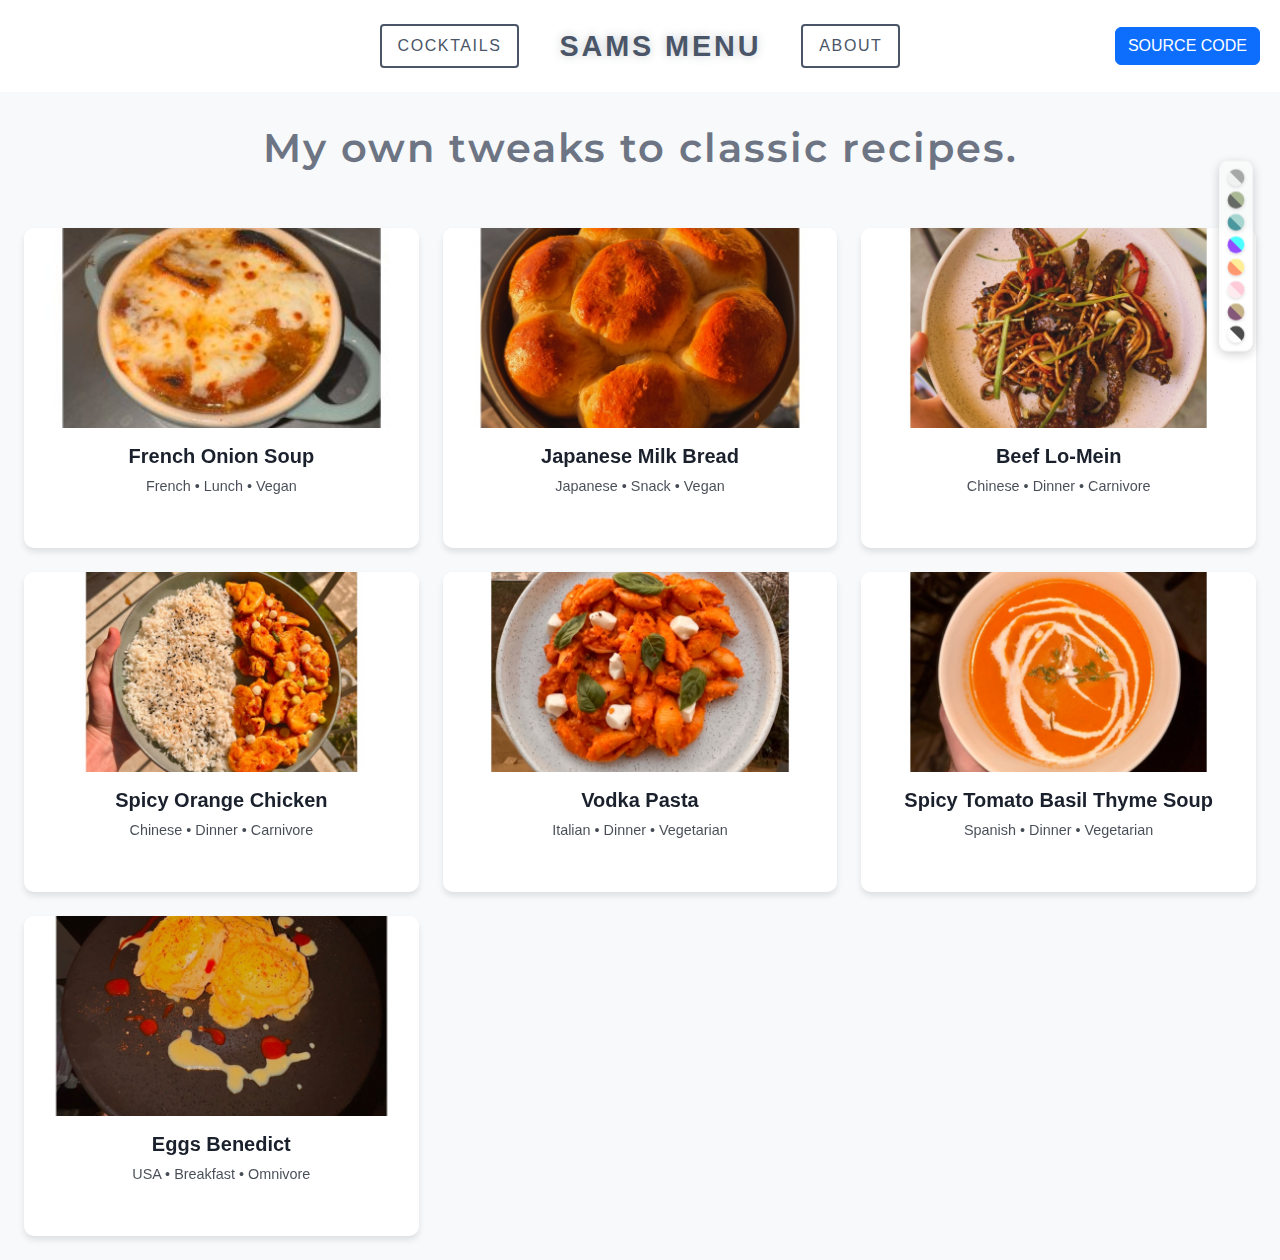
<file: index.html>
<!DOCTYPE html>
<html>
  <head>
    <title>sams menu + Themes</title>
    <meta charset="UTF-8" />
    <meta name="viewport" content="width=device-width, initial-scale=1.0" />
    <!-- CSS Links -->
    <link
      href="https://cdn.jsdelivr.net/npm/bootstrap@5.3.0-alpha1/dist/css/bootstrap.min.css"
      rel="stylesheet"
    />
    <link
      href="https://fonts.googleapis.com/css2?family=Playfair+Display:wght@700&display=swap"
      rel="stylesheet"
    />
    <link
      href="https://fonts.googleapis.com/css2?family=Poppins:wght@700&display=swap"
      rel="stylesheet"
    />
    <link
      href="https://fonts.googleapis.com/css2?family=Rampart+One&display=swap"
      rel="stylesheet"
    />
    <link
      href="https://fonts.googleapis.com/css2?family=Inter:wght@400;500;600&display=swap"
      rel="stylesheet"
    />
    <link
      rel="stylesheet"
      href="https://cdnjs.cloudflare.com/ajax/libs/font-awesome/6.0.0/css/all.min.css"
    />
    <link
      href="https://fonts.googleapis.com/css2?family=Montserrat:wght@600&display=swap"
      rel="stylesheet"
    />
    <style>
      /* Root Variables & Theme Definitions
-------------------------------------------------- */
      :root {
        --background-color: #f8f9fa;
        --navbar-color: #ffffff;
        --nav-button-color: #4a5568;
        --text-color: #6d7584;
        --card-front-bg: #ffffff;
        --card-back-bg: #4a5568;
        --card-shadow: rgba(0, 0, 0, 0.1);
        --card-text-front: #1a202c;
        --card-text-back: #ffffff;
        --transition-timing: cubic-bezier(0.4, 0, 0.2, 1);
        --nav-button-color-rgb: 74, 85, 104;
      }

      /* Theme Variations */
      :root.earth-theme {
        --background-color: #2a2e25;
        --navbar-color: #3b4536;
        --nav-button-color: #8a9b68;
        --text-color: #f5ede3;
        --card-front-bg: #f5ede3;
        --card-back-bg: #6b7f54;
        --card-shadow: rgba(32, 38, 29, 0.25);
        --card-text-front: #2a2e25;
        --card-text-back: #f5ede3;
        --transition-timing: cubic-bezier(0.4, 0, 0.2, 1);
        --nav-button-color-rgb: 138, 155, 104;
      }

      /* Theme Variations */
      :root.ocean-theme {
        --background-color: #006d77;
        --navbar-color: #83c5be;
        --nav-button-color: #edf6f9;
        --text-color: #ffffff;
        --card-front-bg: #edf6f9;
        --card-back-bg: #83c5be;
        --card-shadow: rgba(0, 109, 119, 0.3);
        --card-text-front: #006d77;
        --card-text-back: #ffffff;
        --transition-timing: cubic-bezier(0.4, 0, 0.2, 1);
        --nav-button-color-rgb: 237, 246, 249;
      }

      :root.chroma-theme {
        --background-color: #6600ff;
        --navbar-color: #ff00ff;
        --nav-button-color: #00ffff;
        --text-color: #ffffff;
        --card-front-bg: #ffffff;
        --card-back-bg: #00ffff;
        --card-shadow: rgba(0, 255, 255, 0.5);
        --card-text-front: #6600ff;
        --card-text-back: #000000;
        --transition-timing: cubic-bezier(0.4, 0, 0.2, 1);
        --nav-button-color-rgb: 0, 255, 255;
      }

      :root.sunset-theme {
        --background-color: #ff6b35;
        --navbar-color: #f7c59f;
        --nav-button-color: #fbff27;
        --text-color: #ffffff;
        --card-front-bg: #ffffff;
        --card-back-bg: #fdff6b;
        --card-shadow: rgba(255, 107, 53, 0.3);
        --card-text-front: #ff1f1f;
        --card-text-back: #fe1f1f;
        --transition-timing: cubic-bezier(0.4, 0, 0.2, 1);
        --nav-button-color-rgb: 255, 230, 109;
      }

      :root.pink-theme {
        --background-color: #fdf2f4;
        --navbar-color: #fde2e8;
        --nav-button-color: #e294a7;
        --text-color: #1a1214;
        --card-front-bg: #fde2e8;
        --card-back-bg: #e294a7;
        --card-shadow: rgba(226, 148, 167, 0.3);
        --card-text-front: #1a1214;
        --card-text-back: #ffffff;
        --transition-timing: cubic-bezier(0.4, 0, 0.2, 1);
        --nav-button-color-rgb: 226, 148, 167;
      }

      :root.bobcats-theme {
        --background-color: #501214;
        --navbar-color: #ac9155;
        --nav-button-color: #781d20;
        --text-color: #f9f6f1;
        --card-front-bg: #f9f6f1;
        --card-back-bg: #7a2629;
        --card-shadow: rgba(80, 18, 20, 0.25);
        --card-text-front: #501214;
        --card-text-back: #f9f6f1;
        --transition-timing: cubic-bezier(0.4, 0, 0.2, 1);
        --nav-button-color-rgb: 194, 170, 128;
      }

      :root.noir-theme {
        --background-color: #000000;
        --navbar-color: #1a1a1a;
        --nav-button-color: #ffffff;
        --text-color: #ffffff;
        --card-front-bg: #1a1a1a;
        --card-back-bg: #808080;
        --card-text-front: #ffffff;
        --card-text-back: #000000;
        --transition-timing: cubic-bezier(0.4, 0, 0.2, 1);
        --nav-button-color-rgb: 255, 255, 255;
      }

      /* Base Styles
-------------------------------------------------- */
      body {
        background-color: var(--background-color);
        margin: 0;
        padding: 0;
        font-family: -apple-system, BlinkMacSystemFont, "Segoe UI", Roboto,
          Oxygen, Ubuntu, Cantarell, "Open Sans", "Helvetica Neue", sans-serif;
        transition: background-color 0.5s var(--transition-timing);
      }

      /* Theme Background Gradients
-------------------------------------------------- */
      .theme-default {
        background: linear-gradient(45deg, #ededed 50%, #838383 50%);
      }
      .theme-earth {
        background: linear-gradient(45deg, #2a2e25 50%, #8a9b68 50%);
      }

      .theme-ocean {
        background: linear-gradient(45deg, #006d77 50%, #83c5be 50%);
      }

      .theme-pink {
        background: linear-gradient(45deg, #fde2e8 50%, #ffb3c6 50%);
      }

      .theme-chroma {
        background: linear-gradient(45deg, #6600ff 50%, #00ffff 50%);
      }

      .theme-sunset {
        background: linear-gradient(45deg, #ff6b35 50%, #ffe66d 50%);
      }

      .theme-noir {
        background: linear-gradient(45deg, #ffffff 50%, #000000 50%);
      }

      .theme-bobcats {
        background: linear-gradient(45deg, #501241 50%, #ac9155 50%);
      }

      /* Header Styles
-------------------------------------------------- */
      .header {
        text-align: center;
        padding: 2rem 0;
        color: var(--text-color);
      }

      .header h3 {
        font-family: "Montserrat", sans-serif; /* Changed from "Rampart One" */
        font-size: 2.5rem;
        margin: 0;
        letter-spacing: 0.05em;
        font-weight: 600; /* Added to match the overall style */
      }

      .letter {
        color: var(--nav-button-color);
        text-shadow: 0 0 10px rgba(var(--nav-button-color-rgb), 0.3);
        transition: all 0.3s var(--transition-timing);
        font-size: 1.8rem;
        font-weight: 600;
        margin: 0;
        letter-spacing: 0.1em;
      }

      .letter:hover {
        text-shadow: 0 0 15px rgba(var(--nav-button-color-rgb), 0.5);
        transform: scale(1.05);
      }

      /* Navigation Styles
-------------------------------------------------- */
      .navbar {
        width: 100vw;
        margin: 0;
        padding: 1rem 0;
        background-color: var(--navbar-color);
        display: flex;
        justify-content: center;
        align-items: center;
        position: relative;
        z-index: 999;
        transition: background-color 0.5s var(--transition-timing);
        backdrop-filter: blur(10px);
      }

      .navbar-nav {
        flex-grow: 1;
      }

      .ms-auto {
        display: flex;
        align-items: center;
      }

      .source-code-button {
        position: absolute;
        right: 20px;
        top: 50%;
        transform: translateY(-50%);
      }

      /* Navigation Buttons
-------------------------------------------------- */
      .nav-buttons {
        background: none;
        border: 2px solid var(--nav-button-color);
        color: var(--nav-button-color);
        text-decoration: none;
        padding: 8px 16px;
        border-radius: 4px;
        transition: all 0.3s var(--transition-timing);
        font-weight: 300;
        text-transform: uppercase;
        letter-spacing: 0.1em;
        position: relative;
        overflow: hidden;
      }

      .nav-buttons:before {
        content: "";
        position: absolute;
        top: 50%;
        left: 50%;
        width: 0;
        height: 0;
        background-color: var(--nav-button-color);
        transform: translate(-50%, -50%);
        border-radius: 50%;
        transition: width 0.6s ease, height 0.6s ease;
        z-index: -1;
      }

      .nav-buttons:hover:before {
        width: 300px;
        height: 300px;
      }

      .nav-buttons:hover {
        color: var(--background-color);
        transform: translateY(-2px);
      }

      /* Recipe Section Grid Layout
-------------------------------------------------- */
      .recipe-section {
        display: grid;
        grid-template-columns: repeat(auto-fit, minmax(320px, 1fr));
        gap: 24px;
        padding: 24px;
        max-width: 1400px;
        margin: 0 auto;
      }

      /* Recipe Card Styles
-------------------------------------------------- */
      .recipe-item {
        position: relative;
        border-radius: 12px;
        overflow: visible;
        height: 320px;
        cursor: pointer;
        perspective: 1500px;
        transition: transform 0.3s var(--transition-timing);
      }

      .recipe-item:hover {
        transform: translateY(-4px);
      }

      /* Card Components
-------------------------------------------------- */
      .card-inner {
        position: relative;
        width: 100%;
        height: 100%;
        transform-style: preserve-3d;
        transition: transform 0.8s var(--transition-timing);
      }

      .card-front,
      .card-back {
        position: absolute;
        width: 100%;
        height: 100%;
        backface-visibility: hidden;
        box-shadow: 0 4px 6px var(--card-shadow);
      }

      .card-front {
        display: flex;
        flex-direction: column;
        border-radius: 10px;
        background-color: var(--card-front-bg);
        transform: rotateY(0deg);
        transition: background-color 0.5s var(--transition-timing);
      }

      .card-back {
        transform: rotateY(180deg);
        background-color: var(--card-back-bg);
        padding: 24px;
        display: flex;
        flex-direction: column; 
        border-radius: 10px;
        justify-content: center;
        color: var(--card-text-back);
        transition: background-color 0.5s var(--transition-timing);
      }

      .recipe-item.flipped .card-inner {
        transform: rotateY(180deg);
      }

      /* Card Image Styles
-------------------------------------------------- */
      .card-image-container {
        width: 100%;
        height: 200px;
        overflow: hidden;
        position: relative;
        border-radius: 10px;
      }

      .card-image {
        width: 100%;
        height: 100%;
        object-fit: cover;
        transition: transform 0.6s var(--transition-timing);
      }

      .recipe-item:hover .card-image {
        transform: scale(1.05);
      }

      /* Card Content Styles
-------------------------------------------------- */
      .card-content {
        padding: 16px;
        background: var(--card-front-bg);
        transition: background-color 0.5s var(--transition-timing);
        text-align: center;
      }

      .card-front h3 {
        color: var(--card-text-front);
        margin: 0 0 8px 0;
        font-size: 1.25rem;
        font-weight: 600;
        transition: color 0.5s var(--transition-timing);
      }

      .card-front p {
        color: var(--card-text-front);
        margin: 0;
        font-size: 0.9rem;
        opacity: 0.8;
        transition: color 0.5s var(--transition-timing);
      }

      /* Theme Palette Styles
-------------------------------------------------- */
      .theme-palette {
        position: fixed;
        top: 120px;
        right: 20px;
        display: flex;
        flex-direction: column;
        gap: 8px;
        padding: 12px;
        border-radius: 12px;
        background: rgba(255, 255, 255, 0.15);
        backdrop-filter: blur(10px);
        box-shadow: 0 4px 15px rgba(0, 0, 0, 0.2);
        z-index: 990;
        transition: all 0.3s cubic-bezier(0.4, 0, 0.2, 1);
        transform: scale(0.7); /* Add this line to make it smaller by default */
      }

      .theme-palette:hover {
        transform: scale(1); /* Return to full size on hover */
        right: 20px; /* Ensure it stays in position */
      }

      .theme-palette:hover .theme-option {
        opacity: 1; /* Make fully visible when palette is hovered */
      }

      .theme-option {
        width: 24px;
        height: 24px;
        border-radius: 50%;
        cursor: pointer;
        transition: all 0.3s cubic-bezier(0.4, 0, 0.2, 1);
        position: relative;
        box-shadow: 0 2px 5px rgba(0, 0, 0, 0.2);
        opacity: 0.7; /* Add this line to make them slightly transparent by default */
      }

      .theme-option .theme-title {
        position: absolute;
        right: calc(100% + 8px);
        top: 50%;
        transform: translateY(-50%);
        background: rgba(0, 0, 0, 0.8);
        color: white;
        padding: 3px 6px;
        border-radius: 4px;
        font-size: 11px;
        white-space: nowrap;
        opacity: 0;
        visibility: hidden;
        transition: all 0.2s ease;
        pointer-events: none;
      }

      .theme-option:hover .theme-title {
        opacity: 1;
        visibility: visible;
        right: calc(100% + 10px);
      }

      .theme-option:hover {
        transform: scale(1.15);
        box-shadow: 0 3px 8px rgba(0, 0, 0, 0.3);
        opacity: 1; /* Ensure full opacity on direct hover */
      }

      /* Responsive Design
-------------------------------------------------- */
      @media (max-width: 768px) {
        .recipe-section {
          grid-template-columns: repeat(auto-fit, minmax(280px, 1fr));
          padding: 16px;
          gap: 16px;
        }

        .recipe-item {
          height: 280px;
        }

        .card-image-container {
          height: 180px;
        }

        .header h3 {
          font-size: 2rem;
        }

        .theme-palette {
          top: auto;
          bottom: 20px;
          right: 20px;
        }

        .theme-option .theme-title {
          display: none;
        }

        .letter {
          font-size: 1.5rem;
        }
      }
    </style>
  </head>
  <body>
    <!-- Theme Palette -->
    <div class="theme-palette">
      <div class="theme-option theme-default" onclick="setTheme('default')">
        <span class="theme-title">Simple</span>
      </div>
      <div class="theme-option theme-earth" onclick="setTheme('earth')">
        <span class="theme-title">Earth</span>
      </div>
      <div class="theme-option theme-ocean" onclick="setTheme('ocean')">
        <span class="theme-title">Ocean</span>
      </div>
      <div class="theme-option theme-chroma" onclick="setTheme('chroma')">
        <span class="theme-title">Chroma</span>
      </div>
      <div class="theme-option theme-sunset" onclick="setTheme('sunset')">
        <span class="theme-title">Sunset</span>
      </div>
      <div class="theme-option theme-pink" onclick="setTheme('pink')">
        <span class="theme-title">Pink</span>
      </div>
      <div class="theme-option theme-bobcats" onclick="setTheme('bobcats')">
        <span class="theme-title">Eat'em up!</span>
      </div>
      <div class="theme-option theme-noir" onclick="setTheme('noir')">
        <span class="theme-title">Noir</span>
      </div>
    </div>
    <!--Navbar Section-->
    <nav class="navbar navbar-expand-lg navbar-light position-relative">
      <div class="container-fluid">
        <button
          class="navbar-toggler"
          type="button"
          data-bs-toggle="collapse"
          data-bs-target="#navbarContent"
        >
          <span class="navbar-toggler-icon"></span>
        </button>
        <div class="collapse navbar-collapse" id="navbarContent">
          <ul
            class="navbar-nav w-100 justify-content-center align-items-center"
          >
            <li class="nav-item">
              <a class="nav-link" href="cocktailsv2.html">
                <button class="nav-buttons">Cocktails</button>
              </a>
            </li>
            <li class="nav-item mx-4">
              <a class="nav-link" href="index.html">
                <h1 class="letter">SAMS MENU</h1>
              </a>
            </li>
            <li class="nav-item">
              <a class="nav-link" href="about.html">
                <button class="nav-buttons">About</button>
              </a>
            </li>
          </ul>
          <!-- Source Code Button -->
          <a href="indexsc.html" target="_blank" class="source-code-button">
            <button class="btn btn-primary">SOURCE CODE</button>
          </a>
        </div>
      </div>
    </nav>
    <!-- Header Section -->
    <section id="header">
      <div class="header">
        <h3>My own tweaks to classic recipes.</h3>
      </div>
    </section>
    <!-- Recipe Section -->
    <section id="cocktails">
      <div class="recipe-section">
        <div class="recipe-item">
          <div class="card-inner">
            <div class="card-front">
              <div class="card-image-container">
                <img
                  src="img/onionsoup.jpg"
                  alt="French Onion Soup"
                  class="card-image"
                />
              </div>
              <div class="card-content">
                <h3>French Onion Soup</h3>
                <p>French • Lunch • Vegan</p>
              </div>
            </div>
            <div class="card-back">
              <h3>Sam's changes:</h3>
              <ul>
                <li>Sub vegetable stock for beef stock.</li>
                <li>Add 1/8 cup worcestershire sauce.</li>
                <li>Steep with thyme and rosemary.</li>
              </ul>
            </div>
          </div>
        </div>
        <div class="recipe-item">
          <div class="card-inner">
            <div class="card-front">
              <div class="card-image-container">
                <img
                  src="img/rolls.jpg"
                  alt="Japanese Milk Bread"
                  class="card-image"
                />
              </div>
              <div class="card-content">
                <h3>Japanese Milk Bread</h3>
                <p>Japanese • Snack • Vegan</p>
              </div>
            </div>
            <div class="card-back">
              <h3>Sam's changes:</h3>
              <ul>
                <li>Sub 1/4 cup whole milk for 2 tbsp milk powder.</li>
              </ul>
            </div>
          </div>
        </div>
        <div class="recipe-item">
          <div class="card-inner">
            <div class="card-front">
              <div class="card-image-container">
                <img
                  src="img/picone.jpg"
                  alt="Vodka Pasta"
                  class="card-image"
                />
              </div>
              <div class="card-content">
                <h3>Beef Lo-Mein</h3>
                <p>Chinese • Dinner • Carnivore</p>
              </div>
            </div>
            <div class="card-back">
              <h3>Sam's changes:</h3>
              <ul>
                <li>Sub regular soy sauce for extra dark soy sauce.</li>
                <li>Add scallions, grated ginger, and grated garlic into beef marinade.</li> 
              </ul>
            </div>
          </div>
        </div>
        <div class="recipe-item">
          <div class="card-inner">
            <div class="card-front">
              <div class="card-image-container">
                <img
                  src="img/pictwo.jpg"
                  alt="Vodka Pasta"
                  class="card-image"
                />
              </div>
              <div class="card-content">
                <h3>Spicy Orange Chicken</h3>
                <p>Chinese • Dinner • Carnivore</p>
              </div>
            </div>
            <div class="card-back">
              <h3>Sam's changes:</h3>
              <ul>
                <li>Use a combo of white, red, black, and green pepper.</li>
                <li>Add orange marmalade to spicy orange sauce.</li>
              </ul>
            </div>
          </div>
        </div>
        <div class="recipe-item">
          <div class="card-inner">
            <div class="card-front">
              <div class="card-image-container">
                <img src="img/picfour.jpg" alt="Vodka Pasta" class="card-image" />
              </div>
              <div class="card-content">
                <h3>Vodka Pasta</h3>
                <p>Italian • Dinner • Vegetarian</p>
              </div>
            </div>
            <div class="card-back">
              <h3>Sam's changes:</h3>
              <ul>
                <li>Add red pepper flakes.</li>
                <li>Double amount of garlic in recipe.</li>
                <li>Use a microplaner to grate fresh parmesan.</li>
              </ul>
            </div>
          </div>
        </div>
        <div class="recipe-item">
          <div class="card-inner">
            <div class="card-front">
              <div class="card-image-container">
                <img src="img/soup.jpg" alt="Vodka Pasta" class="card-image" />
              </div>
              <div class="card-content">
                <h3>Spicy Tomato Basil Thyme Soup</h3>
                <p>Spanish • Dinner • Vegetarian</p>
              </div>
            </div>
            <div class="card-back">
              <h3>Sam's changes:</h3>
              <ul>
                <li>Add red bell peppers and carrots to list of roasted vegetables.</li>
                <li>Use white and cayenne pepper to add subtle background spice. </li>
              </ul>
            </div>
          </div>
        </div>
        <div class="recipe-item">
          <div class="card-inner">
            <div class="card-front">
              <div class="card-image-container">
                <img
                  src="img/picseven.jpg"
                  alt="Vodka Pasta"
                  class="card-image"
                />
              </div>
              <div class="card-content">
                <h3>Eggs Benedict</h3>
                <p>USA • Breakfast • Omnivore</p>
              </div>
            </div>
            <div class="card-back">
              <h3>Sam's changes:</h3>
              <ul>
                <li>Add 2 extra tbsp cold butter.</li>
                <li>Use a combination of lemon and lime juice, 70% lemon, 30% lime.</li>
                <li>Add a tbsp of dijon mustard.</li>
                <li>Reduce down minced shallots and add to sauce.</li>
              </ul>
            </div>
          </div>
        </div>
      </div>
    </section>
    <!-- Scripts -->
    <script src="https://cdn.jsdelivr.net/npm/bootstrap@5.3.0-alpha1/dist/js/bootstrap.bundle.min.js"></script>
    <script>
      // Card flip functionality with improved animation handling
      function flipCard(card) {
        card.classList.toggle("flipped");
      }
      // Search functionality
      function searchCocktails() {
        const searchInput = document.getElementById("searchInput");
        const searchTerm = searchInput.value.toLowerCase();
        const cocktailCards = document.querySelectorAll(".recipe-item");
        cocktailCards.forEach((card) => {
          const cocktailName = card
            .querySelector("h3")
            .textContent.toLowerCase();
          const cocktailDescription = card
            .querySelector("p")
            .textContent.toLowerCase();
          const isMatch =
            cocktailName.includes(searchTerm) ||
            cocktailDescription.includes(searchTerm);
          card.style.display = isMatch ? "block" : "none";
        });
      }
      // Sort functionality
      function sortCocktails() {
        const sortSelect = document.getElementById("sortSelect");
        const cocktailContainer = document.querySelector(".recipe-section");
        const cocktailCards = Array.from(
          document.querySelectorAll(".recipe-item")
        );
        switch (sortSelect.value) {
          case "alphabetical":
            cocktailCards.sort((a, b) => {
              const nameA = a.querySelector("h3").textContent;
              const nameB = b.querySelector("h3").textContent;
              return nameA.localeCompare(nameB);
            });
            break;
          case "type":
            cocktailCards.sort((a, b) => {
              const typeA = a.querySelector("p").textContent;
              const typeB = b.querySelector("p").textContent;
              return typeA.localeCompare(typeB);
            });
            break;
          default:
            // Default to original order using the number badges
            cocktailCards.sort((a, b) => {
              const numA = parseInt(
                a.querySelector(".recipe-number").textContent
              );
              const numB = parseInt(
                b.querySelector(".recipe-number").textContent
              );
              return numA - numB;
            });
        }
        // Clear and re-append sorted cards
        cocktailContainer.innerHTML = "";
        cocktailCards.forEach((card) => cocktailContainer.appendChild(card));
      }
      // Theme switching functionality
      function setTheme(themeName) {
        document.documentElement.classList.remove(
          "default-theme",
          "earth-theme",
          "ocean-theme",
          "pink-theme",
          "chroma-theme",
          "sunset-theme",
          "noir-theme",
          "bobcats-theme"
        );
        if (themeName !== "default") {
          document.documentElement.classList.add(`${themeName}-theme`);
        }
      }
      // Initialize search and sort listeners
      document.addEventListener("DOMContentLoaded", function () {
        const searchInput = document.getElementById("searchInput");
        const sortSelect = document.getElementById("sortSelect");
        if (searchInput) {
          searchInput.addEventListener("input", searchCocktails);
        }
        if (sortSelect) {
          sortSelect.addEventListener("change", sortCocktails);
        }
        // Add click listeners to all cards
        document.querySelectorAll(".recipe-item").forEach((card) => {
          card.addEventListener("click", () => flipCard(card));
        });
      });
    </script>
  </body>
</html>
</file>
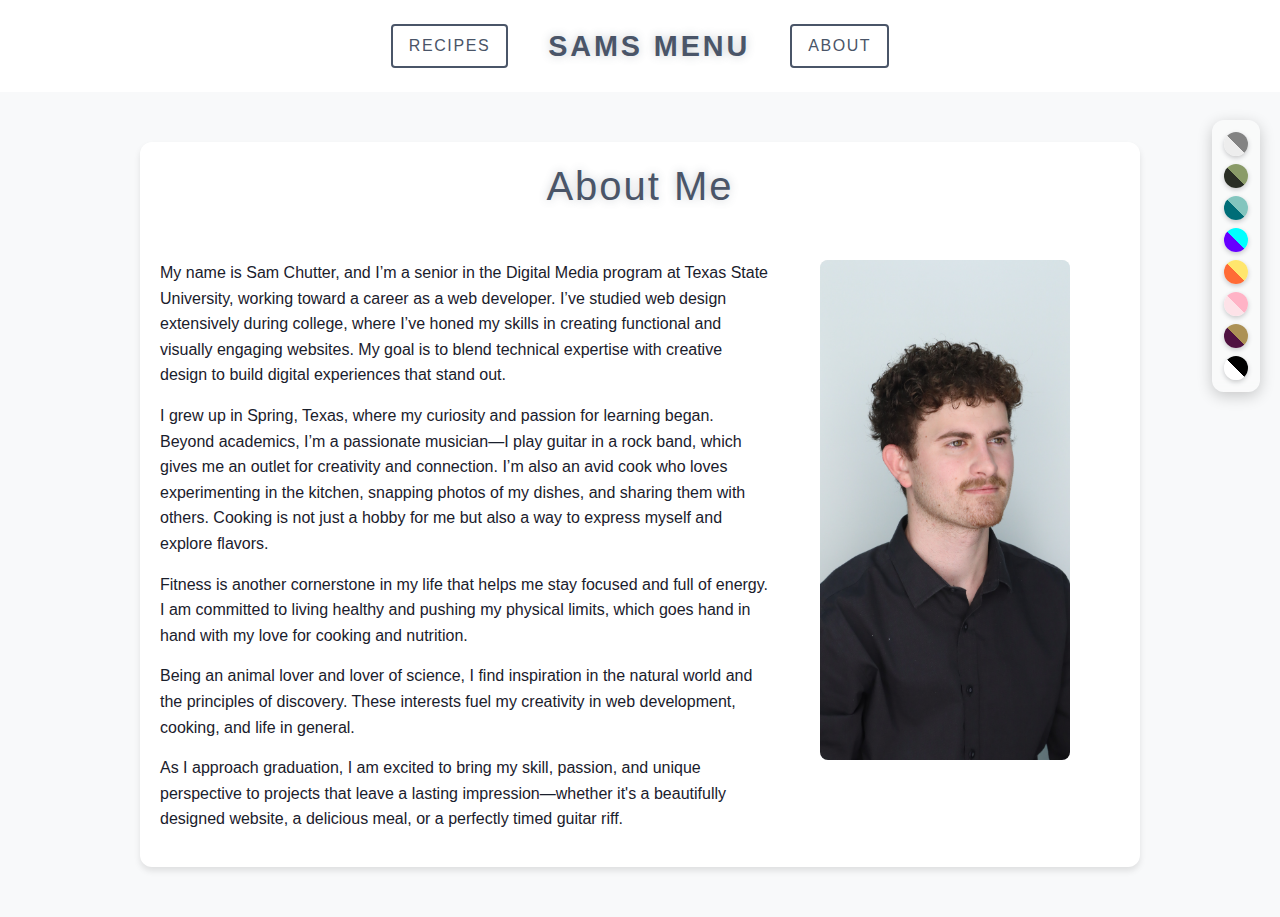
<file: about.html>
<!DOCTYPE html>
<html>
  <head>
    <title>About - Cocktails + Themes</title>
    <meta charset="UTF-8" />
    <meta name="viewport" content="width=device-width, initial-scale=1.0" />
    <link
      href="https://cdn.jsdelivr.net/npm/bootstrap@5.3.0-alpha1/dist/css/bootstrap.min.css"
      rel="stylesheet"
    />
    <link
      href="https://fonts.googleapis.com/css2?family=Playfair+Display:wght@700&display=swap"
      rel="stylesheet"
    />
    <link
      href="https://fonts.googleapis.com/css2?family=Poppins:wght@700&display=swap"
      rel="stylesheet"
    />
    <link
      href="https://fonts.googleapis.com/css2?family=Rampart+One&display=swap"
      rel="stylesheet"
    />
    <link
      href="https://fonts.googleapis.com/css2?family=Inter:wght@400;500;600&display=swap"
      rel="stylesheet"
    />
    <link
      rel="stylesheet"
      href="https://cdnjs.cloudflare.com/ajax/libs/font-awesome/6.0.0/css/all.min.css"
    />
    <style>
      /* Root Variables & Theme Definitions */
      :root{
        --background-color: #f8f9fa;
        --navbar-color: #ffffff;
        --nav-button-color: #4a5568;
        --text-color: #6d7584;
        --card-front-bg: #ffffff;
        --card-back-bg: #4a5568;
        --card-shadow: rgba(0, 0, 0, 0.1);
        --card-text-front: #1a202c;
        --card-text-back: #ffffff;
        --transition-timing: cubic-bezier(0.4, 0, 0.2, 1);
        --nav-button-color-rgb: 74, 85, 104;
        }

    /* Theme Variations */
      :root.earth-theme {
        --background-color: #2a2e25;
        --navbar-color: #3b4536;
        --nav-button-color: #8a9b68;
        --text-color: #f5ede3;
        --card-front-bg: #f5ede3;
        --card-back-bg: #6b7f54;
        --card-shadow: rgba(32, 38, 29, 0.25);
        --card-text-front: #2a2e25;
        --card-text-back: #f5ede3;
        --transition-timing: cubic-bezier(0.4, 0, 0.2, 1);
        --nav-button-color-rgb: 138, 155, 104;
      }

      :root.ocean-theme {
        --background-color: #006d77;
        --navbar-color: #83c5be;
        --nav-button-color: #006d77;
        --text-color: #ffffff;
        --card-front-bg: #edf6f9;
        --card-back-bg: #83c5be;
        --card-shadow: rgba(0, 109, 119, 0.3);
        --card-text-front: #006d77;
        --card-text-back: #ffffff;
        --transition-timing: cubic-bezier(0.4, 0, 0.2, 1);
        --nav-button-color-rgb: 237, 246, 249;
      }

      :root.chroma-theme {
        --background-color: #6600ff;
        --navbar-color: #ff00ff;
        --nav-button-color: #00ffff;
        --text-color: #ffffff;
        --card-front-bg: #ffffff;
        --card-back-bg: #00ffff;
        --card-shadow: rgba(0, 255, 255, 0.5);
        --card-text-front: #6600ff;
        --card-text-back: #000000;
        --transition-timing: cubic-bezier(0.4, 0, 0.2, 1);
        --nav-button-color-rgb: 0, 255, 255;
      }

      :root.sunset-theme {
        --background-color: #ff6b35;
        --navbar-color: #f7c59f;
        --nav-button-color: #f3f700;
        --text-color: #ffffff;
        --card-front-bg: #ffffff;
        --card-back-bg: #fdff6b;
        --card-shadow: rgba(255, 107, 53, 0.3);
        --card-text-front: #ff1f1f;
        --card-text-back: #fe1f1f;
        --transition-timing: cubic-bezier(0.4, 0, 0.2, 1);
        --nav-button-color-rgb: 255, 230, 109;
      }

      :root.pink-theme {
        --background-color: #fdf2f4;
        --navbar-color: #fde2e8;
        --nav-button-color: #e294a7;
        --text-color: #1a1214;
        --card-front-bg: #fde2e8;
        --card-back-bg: #e294a7;
        --card-shadow: rgba(226, 148, 167, 0.3);
        --card-text-front: #1a1214;
        --card-text-back: #ffffff;
        --transition-timing: cubic-bezier(0.4, 0, 0.2, 1);
        --nav-button-color-rgb: 226, 148, 167;
      }

      :root.bobcats-theme {
        --background-color: #501214;
        --navbar-color: #AC9155;
        --nav-button-color: #781d20;
        --text-color: #f9f6f1;
        --card-front-bg: #f9f6f1;
        --card-back-bg: #7a2629;
        --card-shadow: rgba(80, 18, 20, 0.25);
        --card-text-front: #501214;
        --card-text-back: #f9f6f1;
        --transition-timing: cubic-bezier(0.4, 0, 0.2, 1);
        --nav-button-color-rgb: 194, 170, 128;
      }

      :root.noir-theme {
        --background-color: #000000;
        --navbar-color: #1a1a1a;
        --nav-button-color: #ffffff;
        --text-color: #ffffff;
        --card-front-bg: #1a1a1a;
        --card-back-bg: #808080;
        --card-text-front: #ffffff;
        --card-text-back: #000000;
        --transition-timing: cubic-bezier(0.4, 0, 0.2, 1);
        --nav-button-color-rgb: 255, 255, 255;
      }

      body {
        background-color: var(--background-color);
        margin: 0;
        padding: 0;
        font-family: -apple-system, BlinkMacSystemFont, "Segoe UI", Roboto,
          Oxygen, Ubuntu, Cantarell, "Open Sans", "Helvetica Neue", sans-serif;
        transition: background-color 0.5s var(--transition-timing);
        color: var(--text-color);
      }

      .navbar {
        width: 100vw;
        margin: 0;
        padding: 1rem 0;
        background-color: var(--navbar-color);
        display: flex;
        justify-content: center;
        align-items: center;
        position: relative;
        z-index: 999;
        transition: background-color 0.5s var(--transition-timing);
        backdrop-filter: blur(10px);
      }

      .letter {
        color: var(--nav-button-color);
        text-shadow: 0 0 10px rgba(var(--nav-button-color-rgb), 0.3);
        transition: all 0.3s var(--transition-timing);
        font-size: 1.8rem;
        font-weight: 600;
        margin: 0;
        letter-spacing: 0.1em;
      }

      h1 {
        font-family: "Montserrat", sans-serif !important; /* Changed from "Rampart One" */
        font-size: 2.5rem;
        margin: 0;
        letter-spacing: 0.05em;
      }

      .nav-buttons {
        background: none;
        border: 2px solid var(--nav-button-color);
        color: var(--nav-button-color);
        text-decoration: none;
        padding: 8px 16px;
        border-radius: 4px;
        transition: all 0.3s var(--transition-timing);
        font-weight: 300;
        text-transform: uppercase;
        letter-spacing: 0.1em;
        position: relative;
        overflow: hidden;
      }

      .nav-buttons:before {
        content: "";
        position: absolute;
        top: 50%;
        left: 50%;
        width: 0;
        height: 0;
        background-color: var(--nav-button-color);
        transform: translate(-50%, -50%);
        border-radius: 50%;
        transition: width 0.6s ease, height 0.6s ease;
        z-index: -1;
      }

      .nav-buttons:hover:before {
        width: 300px;
        height: 300px;
      }

      .nav-buttons:hover {
        color: var(--background-color);
        transform: translateY(-2px);
      }

      .theme-palette {
        position: fixed;
        top: 120px;
        right: 20px;
        display: flex;
        flex-direction: column;
        gap: 8px;
        padding: 12px;
        border-radius: 12px;
        background: rgba(255, 255, 255, 0.15);
        backdrop-filter: blur(10px);
        box-shadow: 0 4px 15px rgba(0, 0, 0, 0.2);
        z-index: 990;
      }

      .theme-option {
        width: 24px;
        height: 24px;
        border-radius: 50%;
        cursor: pointer;
        transition: all 0.3s var(--transition-timing);
        position: relative;
        box-shadow: 0 2px 5px rgba(0, 0, 0, 0.2);
      }

      .theme-option .theme-title {
        position: absolute;
        right: calc(100% + 8px);
        top: 50%;
        transform: translateY(-50%);
        background: rgba(0, 0, 0, 0.8);
        color: white;
        padding: 3px 6px;
        border-radius: 4px;
        font-size: 11px;
        white-space: nowrap;
        opacity: 0;
        visibility: hidden;
        transition: all 0.2s ease;
      }

      .theme-option:hover .theme-title {
        opacity: 1;
        visibility: visible;
        right: calc(100% + 10px);
      }

      .theme-default {
        background: linear-gradient(45deg, #ededed 50%, #838383 50%);
      }
      .theme-earth {
        background: linear-gradient(45deg, #2a2e25 50%, #8a9b68 50%);
      }
      .theme-ocean {
        background: linear-gradient(45deg, #006d77 50%, #83c5be 50%);
      }
      .theme-pink {
        background: linear-gradient(45deg, #fde2e8 50%, #ffb3c6 50%);
      }
      .theme-chroma {
        background: linear-gradient(45deg, #6600ff 50%, #00ffff 50%);
      }
      .theme-sunset {
        background: linear-gradient(45deg, #ff6b35 50%, #ffe66d 50%);
      }
      .theme-noir {
        background: linear-gradient(45deg, #ffffff 50%, #000000 50%);
      }
      .theme-bobcats {
        background: linear-gradient(45deg, #501241 50%, #ac9155 50%);
      }

      .about-content {
        max-width: 1000px;
        margin: 50px auto;
        padding: 20px;
        background-color: var(--card-front-bg);
        border-radius: 12px;
        color: var(--card-text-front);
        box-shadow: 0 4px 6px var(--card-shadow);
        display: grid;
        grid-template-columns: 1fr 300px;
        gap: 30px;
      }

      .about-content h1 {
        color: var(--nav-button-color);
        margin-bottom: 20px;
        font-family: "Rampart One", cursive;
        grid-column: 1 / -1;
        text-align: center;
        text-shadow: 0 0 10px rgba(var(--nav-button-color-rgb), 0.3);
        font-size: 2.5rem;
      }

      .about-content p {
        margin-bottom: 15px;
        line-height: 1.6;
      }

      .about-text {
        padding-right: 20px;
      }

      .about-image {
        width: 250px;
        height: 500px;
        background-color: rgba(var(--nav-button-color-rgb), 0.1);
        border-radius: 8px;
        display: flex;
        align-items: center;
        justify-content: center;
        color: var(--nav-button-color);
      }

      .about-image img {
  max-width: 100%;
  height: 100%;
  object-fit: cover;
  border-radius: 8px;
}

.card-inner {
  position: relative;
  width: 100%;
  height: 100%;
  transform-style: preserve-3d;
  transition: transform 0.8s var(--transition-timing);
}

.recipe-item.flipped .card-inner {
  transform: rotateY(180deg);
}

      @media (max-width: 768px) {
        .about-content {
          grid-template-columns: 1fr;
          margin: 20px;
          padding: 15px;
        }

        .about-image {
          width: 100%;
          height: 300px;
          order: -1;
        }
      }
    </style>
  </head>
  <body>
    <!-- Theme Palette -->
    <div class="theme-palette">
      <div class="theme-option theme-default" onclick="setTheme('default')">
        <span class="theme-title">Simple</span>
      </div>
      <div class="theme-option theme-earth" onclick="setTheme('earth')">
        <span class="theme-title">Earth</span>
      </div>
      <div class="theme-option theme-ocean" onclick="setTheme('ocean')">
        <span class="theme-title">Ocean</span>
      </div>
      <div class="theme-option theme-chroma" onclick="setTheme('chroma')">
        <span class="theme-title">Chroma</span>
      </div>
      <div class="theme-option theme-sunset" onclick="setTheme('sunset')">
        <span class="theme-title">Sunset</span>
      </div>
      <div class="theme-option theme-pink" onclick="setTheme('pink')">
        <span class="theme-title">Pink</span>
      </div>
      <div class="theme-option theme-bobcats" onclick="setTheme('bobcats')">
        <span class="theme-title">Eat'em up!</span>
      </div>
      <div class="theme-option theme-noir" onclick="setTheme('noir')">
        <span class="theme-title">Noir</span>
      </div>
    </div>

    <!-- Navbar Section -->
    <nav class="navbar navbar-expand-lg navbar-light position-relative">
      <div class="container-fluid">
        <button
          class="navbar-toggler"
          type="button"
          data-bs-toggle="collapse"
          data-bs-target="#navbarContent"
        >
          <span class="navbar-toggler-icon"></span>
        </button>
        <div class="collapse navbar-collapse" id="navbarContent">
          <ul
            class="navbar-nav w-100 justify-content-center align-items-center"
          >
            <li class="nav-item">
              <a class="nav-link" href="index.html">
                <button class="nav-buttons">Recipes</button>
              </a>
            </li>
            <li class="nav-item mx-4">
              <a class="nav-link" href="index.html">
                <h1 class="letter">SAMS MENU</h1>
              </a>
            </li>
            <li class="nav-item">
              <a class="nav-link" href="about.html">
                <button class="nav-buttons">About</button>
              </a>
            </li>
          </ul>
        </div>
      </div>
    </nav>

    <div class="about-content">
      <h1>About Me</h1>
      <div class="about-text">
        <p>
          My name is Sam Chutter, and I’m a senior in the Digital Media program at Texas State University, working toward a career as a web developer. I’ve studied web design extensively during college, where I’ve honed my skills in creating functional and visually engaging websites. My goal is to blend technical expertise with creative design to build digital experiences that stand out.
        </p>

        <p>
          I grew up in Spring, Texas, where my curiosity and passion for learning began. Beyond academics, I’m a passionate musician—I play guitar in a rock band, which gives me an outlet for creativity and connection. I’m also an avid cook who loves experimenting in the kitchen, snapping photos of my dishes, and sharing them with others. Cooking is not just a hobby for me but also a way to express myself and explore flavors.
        </p>

        <p>
          Fitness is another cornerstone in my life that helps me stay focused and full of energy. I am committed to living healthy and pushing my physical limits, which goes hand in hand with my love for cooking and nutrition.
        </p>

        <p>
          Being an animal lover and lover of science, I find inspiration in the natural world and the principles of discovery. These interests fuel my creativity in web development, cooking, and life in general.
        </p>
        <p>
          As I approach graduation, I am excited to bring my skill, passion, and unique perspective to projects that leave a lasting impression—whether it's a beautifully designed website, a delicious meal, or a perfectly timed guitar riff.
        </p>
      </div>
      <div class="about-image">
        <img class="fas fa-image fa-3x"><img src="img/headshottwo.jpg"></i>
      </div>
    </div>

    <!-- Scripts -->
    <script src="https://cdn.jsdelivr.net/npm/bootstrap@5.3.0-alpha1/dist/js/bootstrap.bundle.min.js"></script>
    <script>
      // Theme switching functionality
      function setTheme(themeName) {
    document.documentElement.classList.remove(
        "default-theme",
        "earth-theme",
        "ocean-theme",
        "pink-theme",
        "chroma-theme",
        "sunset-theme",
        "noir-theme",
        "bobcats-theme"
    );

    if (themeName !== "default") {
        document.documentElement.classList.add(`${themeName}-theme`);
    }
    localStorage.setItem('selectedTheme', themeName);
}

// Add this to load saved theme
document.addEventListener('DOMContentLoaded', () => {
    const savedTheme = localStorage.getItem('selectedTheme');
    if (savedTheme) {
        setTheme(savedTheme);
    }
});

      // Initialize theme palette position for mobile
      function initThemePalette() {
        const themePalette = document.querySelector(".theme-palette");
        if (window.innerWidth <= 768) {
          themePalette.style.top = "auto";
          themePalette.style.bottom = "20px";
        }
      }

      // Listen for window resize
      window.addEventListener("resize", initThemePalette);

      // Initialize on page load
      document.addEventListener("DOMContentLoaded", initThemePalette);
    </script>
  </body>
</html>
</file>
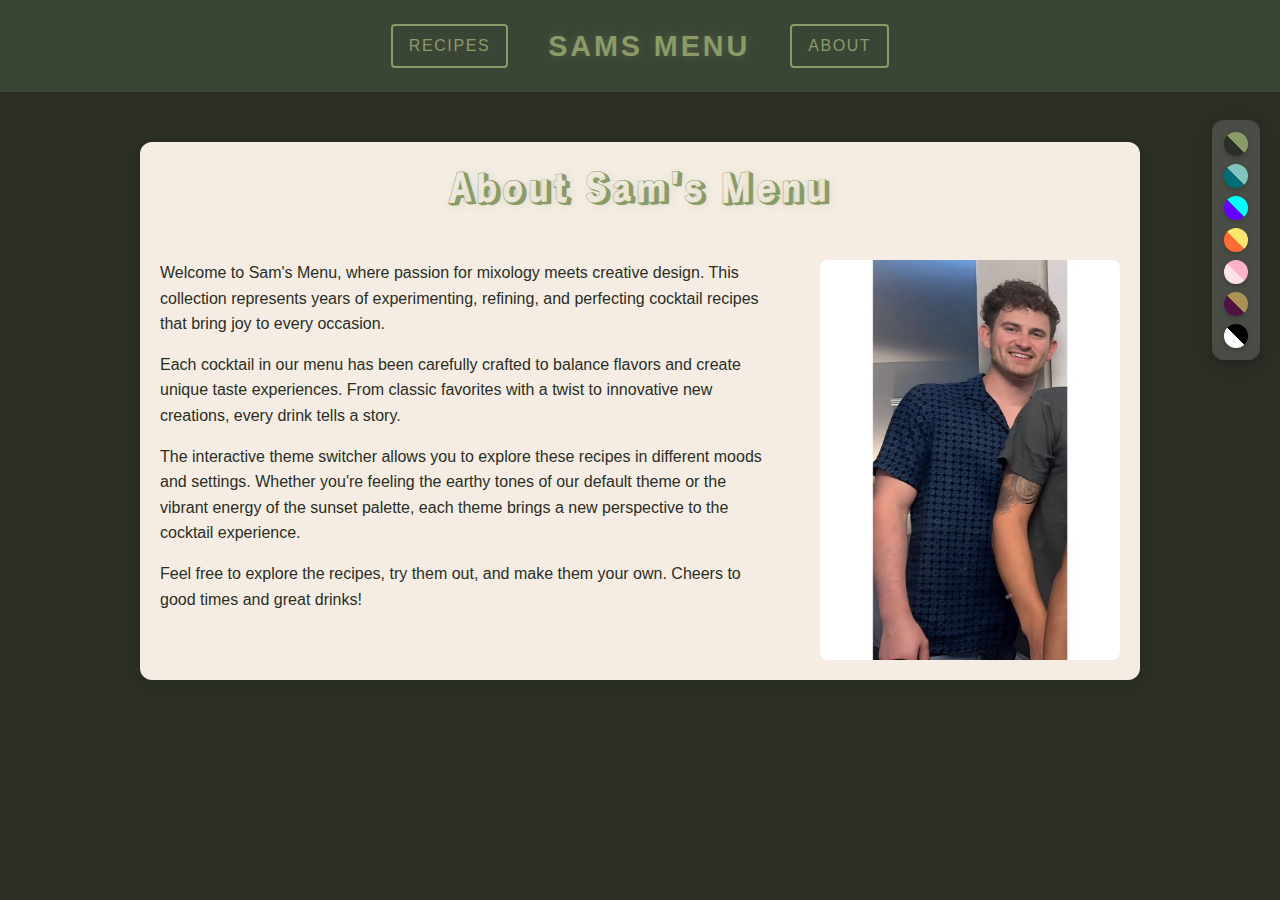
<file: abouttest.html>
<!DOCTYPE html>
<html>
  <head>
    <title>About - Cocktails + Themes</title>
    <meta charset="UTF-8" />
    <meta name="viewport" content="width=device-width, initial-scale=1.0" />
    <link
      href="https://cdn.jsdelivr.net/npm/bootstrap@5.3.0-alpha1/dist/css/bootstrap.min.css"
      rel="stylesheet"
    />
    <link
      href="https://fonts.googleapis.com/css2?family=Playfair+Display:wght@700&display=swap"
      rel="stylesheet"
    />
    <link
      href="https://fonts.googleapis.com/css2?family=Poppins:wght@700&display=swap"
      rel="stylesheet"
    />
    <link
      href="https://fonts.googleapis.com/css2?family=Rampart+One&display=swap"
      rel="stylesheet"
    />
    <link
      href="https://fonts.googleapis.com/css2?family=Inter:wght@400;500;600&display=swap"
      rel="stylesheet"
    />
    <link
      rel="stylesheet"
      href="https://cdnjs.cloudflare.com/ajax/libs/font-awesome/6.0.0/css/all.min.css"
    />
    <style>
      /* Root Variables & Theme Definitions */
      :root {
        --background-color: #2a2e25;
        --navbar-color: #3b4536;
        --nav-button-color: #8a9b68;
        --text-color: #f5ede3;
        --card-front-bg: #f5ede3;
        --card-back-bg: #6b7f54;
        --card-shadow: rgba(32, 38, 29, 0.25);
        --card-text-front: #2a2e25;
        --card-text-back: #f5ede3;
        --transition-timing: cubic-bezier(0.4, 0, 0.2, 1);
        --nav-button-color-rgb: 138, 155, 104;
      }

      /* Theme Variations */
      :root.ocean-theme {
        --background-color: #006d77;
        --navbar-color: #83c5be;
        --nav-button-color: #edf6f9;
        --text-color: #ffffff;
        --card-front-bg: #edf6f9;
        --card-back-bg: #83c5be;
        --card-shadow: rgba(0, 109, 119, 0.3);
        --card-text-front: #006d77;
        --card-text-back: #ffffff;
        --nav-button-color-rgb: 237, 246, 249;
      }

      :root.chroma-theme {
        --background-color: #6600ff;
        --navbar-color: #ff00ff;
        --nav-button-color: #00ffff;
        --text-color: #ffffff;
        --card-front-bg: #ffffff;
        --card-back-bg: #00ffff;
        --card-shadow: rgba(0, 255, 255, 0.5);
        --card-text-front: #6600ff;
        --card-text-back: #000000;
        --nav-button-color-rgb: 0, 255, 255;
      }

      :root.sunset-theme {
        --background-color: #ff6b35;
        --navbar-color: #f7c59f;
        --nav-button-color: #fbff27;
        --text-color: #ffffff;
        --card-front-bg: #ffffff;
        --card-back-bg: #fdff6b;
        --card-shadow: rgba(255, 107, 53, 0.3);
        --card-text-front: #ff1f1f;
        --card-text-back: #fe1f1f;
        --nav-button-color-rgb: 255, 230, 109;
      }

      :root.pink-theme {
        --background-color: #fdf2f4;
        --navbar-color: #fde2e8;
        --nav-button-color: #e294a7;
        --text-color: #1a1214;
        --card-front-bg: #fde2e8;
        --card-back-bg: #e294a7;
        --card-shadow: rgba(226, 148, 167, 0.3);
        --card-text-front: #1a1214;
        --card-text-back: #ffffff;
        --nav-button-color-rgb: 226, 148, 167;
      }

      :root.bobcats-theme {
        --background-color: #501214;
        --navbar-color: #781d20;
        --nav-button-color: #ac9155;
        --text-color: #f9f6f1;
        --card-front-bg: #f9f6f1;
        --card-back-bg: #7a2629;
        --card-shadow: rgba(80, 18, 20, 0.25);
        --card-text-front: #501214;
        --card-text-back: #f9f6f1;
        --nav-button-color-rgb: 194, 170, 128;
      }

      :root.noir-theme {
        --background-color: #000000;
        --navbar-color: #1a1a1a;
        --nav-button-color: #ffffff;
        --text-color: #ffffff;
        --card-front-bg: #1a1a1a;
        --card-back-bg: #808080;
        --card-shadow: rgba(255, 255, 255, 0.2);
        --card-text-front: #ffffff;
        --card-text-back: #000000;
        --nav-button-color-rgb: 255, 255, 255;
      }

      body {
        background-color: var(--background-color);
        margin: 0;
        padding: 0;
        font-family: -apple-system, BlinkMacSystemFont, "Segoe UI", Roboto,
          Oxygen, Ubuntu, Cantarell, "Open Sans", "Helvetica Neue", sans-serif;
        transition: background-color 0.5s var(--transition-timing);
        color: var(--text-color);
      }

      .navbar {
        width: 100vw;
        margin: 0;
        padding: 1rem 0;
        background-color: var(--navbar-color);
        display: flex;
        justify-content: center;
        align-items: center;
        position: relative;
        z-index: 999;
        transition: background-color 0.5s var(--transition-timing);
        backdrop-filter: blur(10px);
      }

      .letter {
        color: var(--nav-button-color);
        text-shadow: 0 0 10px rgba(var(--nav-button-color-rgb), 0.3);
        transition: all 0.3s var(--transition-timing);
        font-size: 1.8rem;
        font-weight: 600;
        margin: 0;
        letter-spacing: 0.1em;
      }

      .nav-buttons {
        background: none;
        border: 2px solid var(--nav-button-color);
        color: var(--nav-button-color);
        text-decoration: none;
        padding: 8px 16px;
        border-radius: 4px;
        transition: all 0.3s var(--transition-timing);
        font-weight: 300;
        text-transform: uppercase;
        letter-spacing: 0.1em;
        position: relative;
        overflow: hidden;
      }

      .nav-buttons:before {
        content: "";
        position: absolute;
        top: 50%;
        left: 50%;
        width: 0;
        height: 0;
        background-color: var(--nav-button-color);
        transform: translate(-50%, -50%);
        border-radius: 50%;
        transition: width 0.6s ease, height 0.6s ease;
        z-index: -1;
      }

      .nav-buttons:hover:before {
        width: 300px;
        height: 300px;
      }

      .nav-buttons:hover {
        color: var(--background-color);
        transform: translateY(-2px);
      }

      .theme-palette {
        position: fixed;
        top: 120px;
        right: 20px;
        display: flex;
        flex-direction: column;
        gap: 8px;
        padding: 12px;
        border-radius: 12px;
        background: rgba(255, 255, 255, 0.15);
        backdrop-filter: blur(10px);
        box-shadow: 0 4px 15px rgba(0, 0, 0, 0.2);
        z-index: 990;
      }

      .theme-option {
        width: 24px;
        height: 24px;
        border-radius: 50%;
        cursor: pointer;
        transition: all 0.3s var(--transition-timing);
        position: relative;
        box-shadow: 0 2px 5px rgba(0, 0, 0, 0.2);
      }

      .theme-option .theme-title {
        position: absolute;
        right: calc(100% + 8px);
        top: 50%;
        transform: translateY(-50%);
        background: rgba(0, 0, 0, 0.8);
        color: white;
        padding: 3px 6px;
        border-radius: 4px;
        font-size: 11px;
        white-space: nowrap;
        opacity: 0;
        visibility: hidden;
        transition: all 0.2s ease;
      }

      .theme-option:hover .theme-title {
        opacity: 1;
        visibility: visible;
        right: calc(100% + 10px);
      }

      .theme-default {
        background: linear-gradient(45deg, #2a2e25 50%, #8a9b68 50%);
      }
      .theme-ocean {
        background: linear-gradient(45deg, #006d77 50%, #83c5be 50%);
      }
      .theme-pink {
        background: linear-gradient(45deg, #fde2e8 50%, #ffb3c6 50%);
      }
      .theme-chroma {
        background: linear-gradient(45deg, #6600ff 50%, #00ffff 50%);
      }
      .theme-sunset {
        background: linear-gradient(45deg, #ff6b35 50%, #ffe66d 50%);
      }
      .theme-noir {
        background: linear-gradient(45deg, #ffffff 50%, #000000 50%);
      }
      .theme-bobcats {
        background: linear-gradient(45deg, #501241 50%, #ac9155 50%);
      }

      .about-content {
        max-width: 1000px;
        margin: 50px auto;
        padding: 20px;
        background-color: var(--card-front-bg);
        border-radius: 12px;
        color: var(--card-text-front);
        box-shadow: 0 4px 6px var(--card-shadow);
        display: grid;
        grid-template-columns: 1fr 300px;
        gap: 30px;
      }

      .about-content h1 {
        color: var(--nav-button-color);
        margin-bottom: 20px;
        font-family: "Rampart One", cursive;
        grid-column: 1 / -1;
        text-align: center;
        text-shadow: 0 0 10px rgba(var(--nav-button-color-rgb), 0.3);
        font-size: 2.5rem;
      }

      .about-content p {
        margin-bottom: 15px;
        line-height: 1.6;
      }

      .about-text {
        padding-right: 20px;
      }

      .about-image {
        width: 300px;
        height: 400px;
        background-color: rgba(var(--nav-button-color-rgb), 0.1);
        border-radius: 8px;
        display: flex;
        align-items: center;
        justify-content: center;
        color: var(--nav-button-color);
      }

      .about-image img {
  max-width: 100%;
  height: 100%;
  object-fit: cover;
  border-radius: 8px;
}

      @media (max-width: 768px) {
        .about-content {
          grid-template-columns: 1fr;
          margin: 20px;
          padding: 15px;
        }

        .about-image {
          width: 100%;
          height: 300px;
          order: -1;
        }
      }
    </style>
  </head>
  <body>
    <!-- Theme Palette -->
    <div class="theme-palette">
      <div class="theme-option theme-default" onclick="setTheme('default')">
        <span class="theme-title">Earth</span>
      </div>
      <div class="theme-option theme-ocean" onclick="setTheme('ocean')">
        <span class="theme-title">Ocean</span>
      </div>
      <div class="theme-option theme-chroma" onclick="setTheme('chroma')">
        <span class="theme-title">Chroma</span>
      </div>
      <div class="theme-option theme-sunset" onclick="setTheme('sunset')">
        <span class="theme-title">Sunset</span>
      </div>
      <div class="theme-option theme-pink" onclick="setTheme('pink')">
        <span class="theme-title">Pink</span>
      </div>
      <div class="theme-option theme-bobcats" onclick="setTheme('bobcats')">
        <span class="theme-title">Eat'em up!</span>
      </div>
      <div class="theme-option theme-noir" onclick="setTheme('noir')">
        <span class="theme-title">Noir</span>
      </div>
    </div>

    <!-- Navbar Section -->
    <nav class="navbar navbar-expand-lg navbar-light position-relative">
      <div class="container-fluid">
        <button
          class="navbar-toggler"
          type="button"
          data-bs-toggle="collapse"
          data-bs-target="#navbarContent"
        >
          <span class="navbar-toggler-icon"></span>
        </button>
        <div class="collapse navbar-collapse" id="navbarContent">
          <ul
            class="navbar-nav w-100 justify-content-center align-items-center"
          >
            <li class="nav-item">
              <a class="nav-link" href="index.html">
                <button class="nav-buttons">Recipes</button>
              </a>
            </li>
            <li class="nav-item mx-4">
              <a class="nav-link" href="index.html">
                <h1 class="letter">SAMS MENU</h1>
              </a>
            </li>
            <li class="nav-item">
              <a class="nav-link" href="about.html">
                <button class="nav-buttons">About</button>
              </a>
            </li>
          </ul>
        </div>
      </div>
    </nav>

    <div class="about-content">
      <h1>About Sam's Menu</h1>
      <div class="about-text">
        <p>
          Welcome to Sam's Menu, where passion for mixology meets creative
          design. This collection represents years of experimenting, refining,
          and perfecting cocktail recipes that bring joy to every occasion.
        </p>

        <p>
          Each cocktail in our menu has been carefully crafted to balance
          flavors and create unique taste experiences. From classic favorites
          with a twist to innovative new creations, every drink tells a story.
        </p>

        <p>
          The interactive theme switcher allows you to explore these recipes in
          different moods and settings. Whether you're feeling the earthy tones
          of our default theme or the vibrant energy of the sunset palette, each
          theme brings a new perspective to the cocktail experience.
        </p>

        <p>
          Feel free to explore the recipes, try them out, and make them your
          own. Cheers to good times and great drinks!
        </p>
      </div>
      <div class="about-image">
        <img class="fas fa-image fa-3x"><img src="img/sam.jpg"></i>
      </div>
    </div>

    <!-- Scripts -->
    <script src="https://cdn.jsdelivr.net/npm/bootstrap@5.3.0-alpha1/dist/js/bootstrap.bundle.min.js"></script>
    <script>
      // Theme switching functionality
      function setTheme(themeName) {
        document.documentElement.classList.remove(
          "default-theme",
          "ocean-theme",
          "pink-theme",
          "chroma-theme",
          "sunset-theme",
          "noir-theme",
          "bobcats-theme"
        );

        if (themeName !== "default") {
          document.documentElement.classList.add(`${themeName}-theme`);
        }
      }

      // Initialize theme palette position for mobile
      function initThemePalette() {
        const themePalette = document.querySelector(".theme-palette");
        if (window.innerWidth <= 768) {
          themePalette.style.top = "auto";
          themePalette.style.bottom = "20px";
        }
      }

      // Listen for window resize
      window.addEventListener("resize", initThemePalette);

      // Initialize on page load
      document.addEventListener("DOMContentLoaded", initThemePalette);
    </script>
  </body>
</html>
</file>
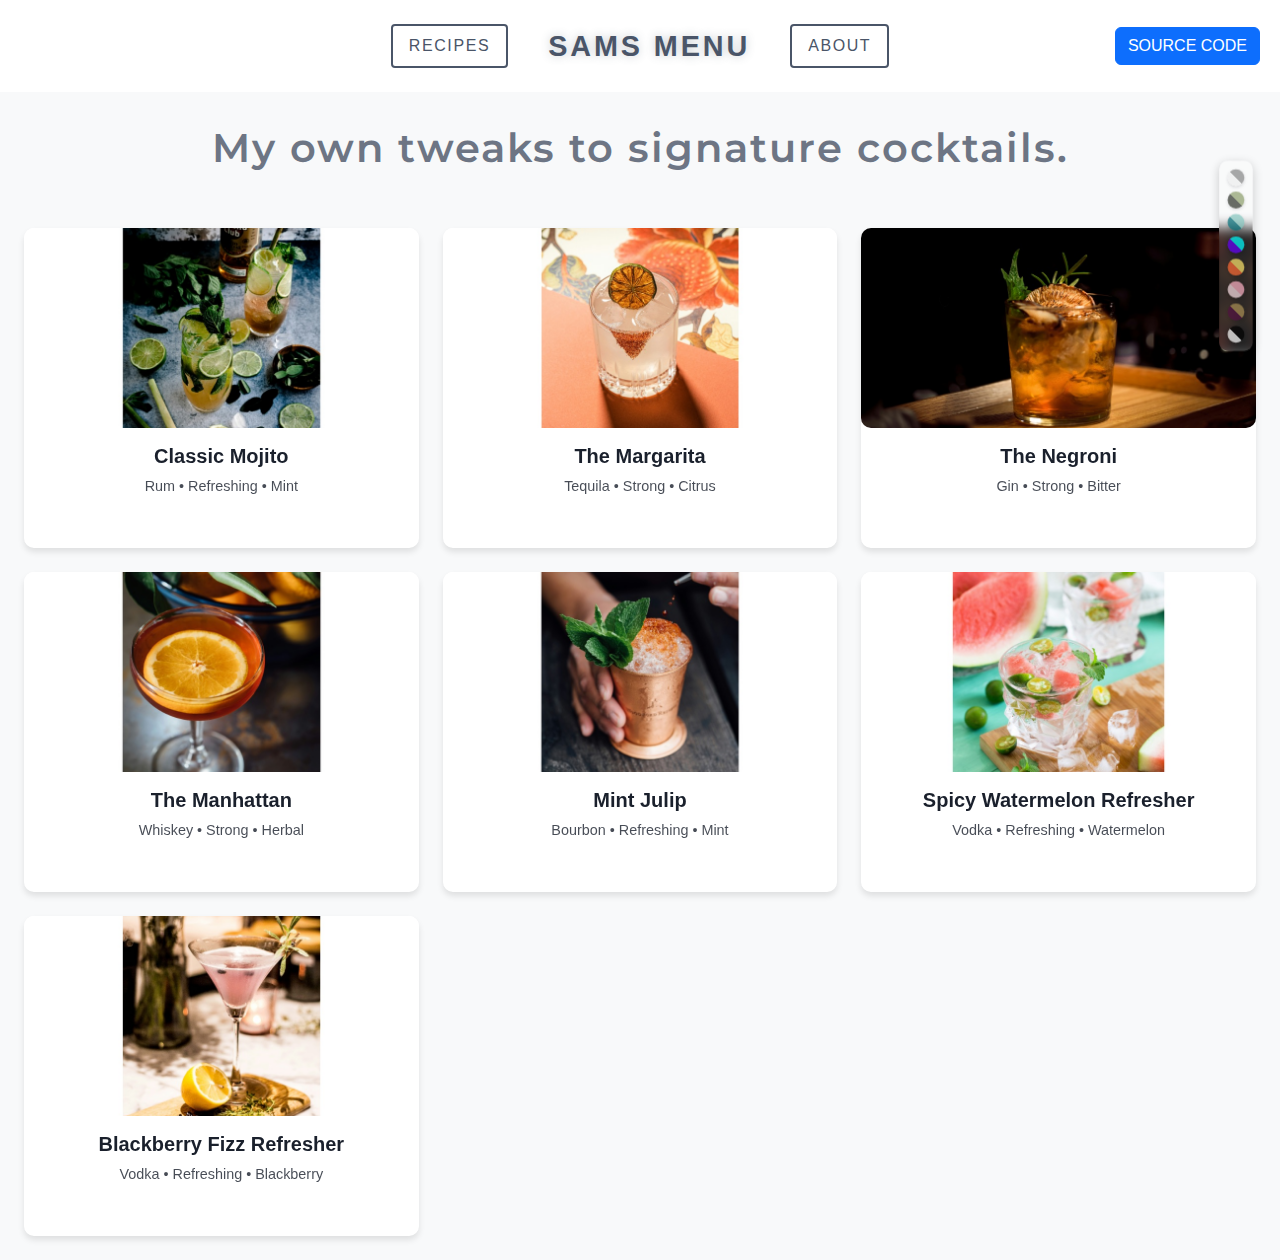
<file: cocktailsv2.html>
<!DOCTYPE html>
<html>
  <hstyle>
    <title>Cocktails + Themes</title>
    <meta charset="UTF-8" />
    <meta name="viewport" content="width=device-width, initial-scale=1.0" />
    <!-- CSS Links -->
    <link href="https://cdn.jsdelivr.net/npm/bootstrap@5.3.0-alpha1/dist/css/bootstrap.min.css" rel="stylesheet" />
    <link href="https://fonts.googleapis.com/css2?family=Playfair+Display:wght@700&display=swap" rel="stylesheet" />
    <link href="https://fonts.googleapis.com/css2?family=Poppins:wght@700&display=swap" rel="stylesheet" />
    <link href="https://fonts.googleapis.com/css2?family=Rampart+One&display=swap" rel="stylesheet" />
    <link href="https://fonts.googleapis.com/css2?family=Inter:wght@400;500;600&display=swap" rel="stylesheet" />
    <link rel="stylesheet" href="https://cdnjs.cloudflare.com/ajax/libs/font-awesome/6.0.0/css/all.min.css" />
    <link href="https://fonts.googleapis.com/css2?family=Montserrat:wght@600&display=swap" rel="stylesheet" />
    <style>
      /* Root Variables & Theme Definitions
-------------------------------------------------- */
    :root{
        --background-color: #f8f9fa;
        --navbar-color: #ffffff;
        --nav-button-color: #4a5568;
        --text-color: #6d7584;
        --card-front-bg: #ffffff;
        --card-back-bg: #4a5568;
        --card-shadow: rgba(0, 0, 0, 0.1);
        --card-text-front: #1a202c;
        --card-text-back: #ffffff;
        --transition-timing: cubic-bezier(0.4, 0, 0.2, 1);
        --nav-button-color-rgb: 74, 85, 104;
        }

    /* Theme Variations */
      :root.earth-theme {
        --background-color: #2a2e25;
        --navbar-color: #3b4536;
        --nav-button-color: #8a9b68;
        --text-color: #f5ede3;
        --card-front-bg: #f5ede3;
        --card-back-bg: #6b7f54;
        --card-shadow: rgba(32, 38, 29, 0.25);
        --card-text-front: #2a2e25;
        --card-text-back: #f5ede3;
        --transition-timing: cubic-bezier(0.4, 0, 0.2, 1);
        --nav-button-color-rgb: 138, 155, 104;
      }

      /* Theme Variations */
      :root.ocean-theme {
        --background-color: #006d77;
        --navbar-color: #83c5be;
        --nav-button-color: #edf6f9;
        --text-color: #ffffff;
        --card-front-bg: #edf6f9;
        --card-back-bg: #83c5be;
        --card-shadow: rgba(0, 109, 119, 0.3);
        --card-text-front: #006d77;
        --card-text-back: #ffffff;
        --transition-timing: cubic-bezier(0.4, 0, 0.2, 1);
        --nav-button-color-rgb: 237, 246, 249;
      }

      :root.chroma-theme {
        --background-color: #6600ff;
        --navbar-color: #ff00ff;
        --nav-button-color: #00ffff;
        --text-color: #ffffff;
        --card-front-bg: #ffffff;
        --card-back-bg: #00ffff;
        --card-shadow: rgba(0, 255, 255, 0.5);
        --card-text-front: #6600ff;
        --card-text-back: #000000;
        --transition-timing: cubic-bezier(0.4, 0, 0.2, 1);
        --nav-button-color-rgb: 0, 255, 255;
      }

      :root.sunset-theme {
        --background-color: #ff6b35;
        --navbar-color: #f7c59f;
        --nav-button-color: #fbff27;
        --text-color: #ffffff;
        --card-front-bg: #ffffff;
        --card-back-bg: #fdff6b;
        --card-shadow: rgba(255, 107, 53, 0.3);
        --card-text-front: #ff1f1f;
        --card-text-back: #FE1F1F;
        --transition-timing: cubic-bezier(0.4, 0, 0.2, 1);
        --nav-button-color-rgb: 255, 230, 109;
      }

      :root.pink-theme {
        --background-color: #fdf2f4;
        --navbar-color: #fde2e8;
        --nav-button-color: #e294a7;
        --text-color: #1a1214;
        --card-front-bg: #fde2e8;
        --card-back-bg: #e294a7;
        --card-shadow: rgba(226, 148, 167, 0.3);
        --card-text-front: #1a1214;
        --card-text-back: #ffffff;
        --transition-timing: cubic-bezier(0.4, 0, 0.2, 1);
        --nav-button-color-rgb: 226, 148, 167;
      }

      :root.bobcats-theme {
        --background-color: #501214;
        --navbar-color: #AC9155;
        --nav-button-color: #781d20;
        --text-color: #f9f6f1;
        --card-front-bg: #f9f6f1;
        --card-back-bg: #7a2629;
        --card-shadow: rgba(80, 18, 20, 0.25);
        --card-text-front: #501214;
        --card-text-back: #f9f6f1;
        --transition-timing: cubic-bezier(0.4, 0, 0.2, 1);
        --nav-button-color-rgb: 194, 170, 128;
      }

      :root.noir-theme {
        --background-color: #000000;
        --navbar-color: #1a1a1a;
        --nav-button-color: #ffffff;
        --text-color: #ffffff;
        --card-front-bg: #1a1a1a;
        --card-back-bg: #808080;
        --card-text-front: #ffffff;
        --card-text-back: #000000;
        --transition-timing: cubic-bezier(0.4, 0, 0.2, 1);
        --nav-button-color-rgb: 255, 255, 255;
      }

      /* Base Styles
-------------------------------------------------- */
      body {
        background-color: var(--background-color);
        margin: 0;
        padding: 0;
        font-family: -apple-system, BlinkMacSystemFont, "Segoe UI", Roboto,
          Oxygen, Ubuntu, Cantarell, "Open Sans", "Helvetica Neue", sans-serif;
        transition: background-color 0.5s var(--transition-timing);
      }

      /* Theme Background Gradients
-------------------------------------------------- */
      .theme-default {
        background: linear-gradient(45deg, #ededed 50%, #838383 50%);
      }
      .theme-earth {
        background: linear-gradient(45deg, #2a2e25 50%, #8a9b68 50%);
      }

      .theme-ocean {
        background: linear-gradient(45deg, #006d77 50%, #83c5be 50%);
      }

      .theme-pink {
        background: linear-gradient(45deg, #fde2e8 50%, #ffb3c6 50%);
      }

      .theme-chroma {
        background: linear-gradient(45deg, #6600ff 50%, #00ffff 50%);
      }

      .theme-sunset {
        background: linear-gradient(45deg, #ff6b35 50%, #ffe66d 50%);
      }

      .theme-noir {
        background: linear-gradient(45deg, #ffffff 50%, #000000 50%);
      }

      .theme-bobcats {
        background: linear-gradient(45deg, #501241 50%, #AC9155 50%);
      }

      /* Header Styles
-------------------------------------------------- */
      .header {
        text-align: center;
        padding: 2rem 0;
        color: var(--text-color);
      }

      .header h3 {
        font-family: "Montserrat", sans-serif; /* Changed from "Rampart One" */
        font-size: 2.5rem;
        margin: 0;
        letter-spacing: 0.05em;
        font-weight: 600; /* Added to match the overall style */
      }

      .letter {
        color: var(--nav-button-color);
        text-shadow: 0 0 10px rgba(var(--nav-button-color-rgb), 0.3);
        transition: all 0.3s var(--transition-timing);
        font-size: 1.8rem;
        font-weight: 600;
        margin: 0;
        letter-spacing: 0.1em;
      }

      .letter:hover {
        text-shadow: 0 0 15px rgba(var(--nav-button-color-rgb), 0.5);
        transform: scale(1.05);
      }

      /* Navigation Styles
-------------------------------------------------- */
      .navbar {
        width: 100vw;
        margin: 0;
        padding: 1rem 0;
        background-color: var(--navbar-color);
        display: flex;
        justify-content: center;
        align-items: center;
        position: relative;
        z-index: 999;
        transition: background-color 0.5s var(--transition-timing);
        backdrop-filter: blur(10px);
      }

      .navbar-nav {
        flex-grow: 1;
      }

      .ms-auto {
        display: flex;
        align-items: center;
      }

      .source-code-button {
        position: absolute;
        right: 20px;
        top: 50%;
        transform: translateY(-50%);
      }

      /* Navigation Buttons
-------------------------------------------------- */
      .nav-buttons {
        background: none;
        border: 2px solid var(--nav-button-color);
        color: var(--nav-button-color);
        text-decoration: none;
        padding: 8px 16px;
        border-radius: 4px;
        transition: all 0.3s var(--transition-timing);
        font-weight: 300;
        text-transform: uppercase;
        letter-spacing: 0.1em;
        position: relative;
        overflow: hidden;
      }

      .nav-buttons:before {
        content: "";
        position: absolute;
        top: 50%;
        left: 50%;
        width: 0;
        height: 0;
        background-color: var(--nav-button-color);
        transform: translate(-50%, -50%);
        border-radius: 50%;
        transition: width 0.6s ease, height 0.6s ease;
        z-index: -1;
      }

      .nav-buttons:hover:before {
        width: 300px;
        height: 300px;
      }

      .nav-buttons:hover {
        color: var(--background-color);
        transform: translateY(-2px);
      }

      /* Recipe Section Grid Layout
-------------------------------------------------- */
      .recipe-section {
        display: grid;
        grid-template-columns: repeat(auto-fit, minmax(320px, 1fr));
        gap: 24px;
        padding: 24px;
        max-width: 1400px;
        margin: 0 auto;
      }

      /* Recipe Card Styles
-------------------------------------------------- */
      .recipe-item {
        position: relative;
        border-radius: 12px;
        overflow: visible;
        height: 320px;
        cursor: pointer;
        perspective: 1500px;
        transition: transform 0.3s var(--transition-timing);
      }

      .recipe-item:hover {
        transform: translateY(-4px);
      }

      /* Card Components
-------------------------------------------------- */
      .card-inner {
        position: relative;
        width: 100%;
        height: 100%;
        transform-style: preserve-3d;
        transition: transform 0.8s var(--transition-timing);
      }

      .card-front,
      .card-back {
        position: absolute;
        width: 100%;
        height: 100%;
        backface-visibility: hidden;
        box-shadow: 0 4px 6px var(--card-shadow);
        border-radius: 10px;
      }

      .card-front {
        display: flex;
        flex-direction: column;
        background-color: var(--card-front-bg);
        transform: rotateY(0deg);
        transition: background-color 0.5s var(--transition-timing);
        border-radius: 10px;
      }

      .card-back {
        transform: rotateY(180deg);
        background-color: var(--card-back-bg);
        padding: 24px;
        display: flex;
        flex-direction: column;
        justify-content: center;
        color: var(--card-text-back);
        transition: background-color 0.5s var(--transition-timing);
      }

      .recipe-item.flipped .card-inner {
        transform: rotateY(180deg);
      }

      /* Card Image Styles
-------------------------------------------------- */
      .card-image-container {
        width: 100%;
        height: 200px;
        overflow: hidden;
        position: relative;
        border-radius: 10px;
      }

      .card-image {
        width: 100%;
        height: 100%;
        object-fit: cover;
        transition: transform 0.6s var(--transition-timing);
      }

      .recipe-item:hover .card-image {
        transform: scale(1.05);
      }

      /* Card Content Styles
-------------------------------------------------- */
      .card-content {
        padding: 16px;
        background: var(--card-front-bg);
        transition: background-color 0.5s var(--transition-timing);
        text-align: center;
      }

      .card-front h3 {
        color: var(--card-text-front);
        margin: 0 0 8px 0;
        font-size: 1.25rem;
        font-weight: 600;
        transition: color 0.5s var(--transition-timing);
      }

      .card-front p {
        color: var(--card-text-front);
        margin: 0;
        font-size: 0.9rem;
        opacity: 0.8;
        transition: color 0.5s var(--transition-timing);
      }

      /* Theme Palette Styles
-------------------------------------------------- */
      .theme-palette {
    position: fixed;
    top: 120px;
    right: 20px;
    display: flex;
    flex-direction: column;
    gap: 8px;
    padding: 12px;
    border-radius: 12px;
    background: rgba(255, 255, 255, 0.15);
    backdrop-filter: blur(10px);
    box-shadow: 0 4px 15px rgba(0, 0, 0, 0.2);
    z-index: 990;
    transition: all 0.3s cubic-bezier(0.4, 0, 0.2, 1);
    transform: scale(0.7);  /* Add this line to make it smaller by default */
}

.theme-palette:hover {
    transform: scale(1);  /* Return to full size on hover */
    right: 20px;  /* Ensure it stays in position */
}

.theme-option {
    width: 24px;
    height: 24px;
    border-radius: 50%;
    cursor: pointer;
    transition: all 0.3s cubic-bezier(0.4, 0, 0.2, 1);
    position: relative;
    box-shadow: 0 2px 5px rgba(0, 0, 0, 0.2);
    opacity: 0.7;  /* Add this line to make them slightly transparent by default */
}

.theme-palette:hover .theme-option {
    opacity: 1;  /* Make fully visible when palette is hovered */
}

      .theme-option .theme-title {
        position: absolute;
        right: calc(100% + 8px);
        top: 50%;
        transform: translateY(-50%);
        background: rgba(0, 0, 0, 0.8);
        color: white;
        padding: 3px 6px;
        border-radius: 4px;
        font-size: 11px;
        white-space: nowrap;
        opacity: 0;
        visibility: hidden;
        transition: all 0.2s ease;
        pointer-events: none;
      }

      .theme-option:hover .theme-title {
        opacity: 1;
        visibility: visible;
        right: calc(100% + 10px);
      }

      .theme-option:hover {
    transform: scale(1.15);
    box-shadow: 0 3px 8px rgba(0, 0, 0, 0.3);
    opacity: 1;  /* Ensure full opacity on direct hover */
}

      /* Responsive Design
-------------------------------------------------- */
      @media (max-width: 768px) {
        .recipe-section {
          grid-template-columns: repeat(auto-fit, minmax(280px, 1fr));
          padding: 16px;
          gap: 16px;
        }

        .recipe-item {
          height: 280px;
        }

        .card-image-container {
          height: 180px;
        }

        .header h3 {
          font-size: 2rem;
        }

        .theme-palette {
          top: auto;
          bottom: 20px;
          right: 20px;
        }

        .theme-option .theme-title {
          display: none;
        }

        .letter {
          font-size: 1.5rem;
        }
      }
    </style>
    </head>
    <body>
      <!-- Theme Palette -->
    <div class="theme-palette">
        <div class="theme-option theme-default" onclick="setTheme('default')">
          <span class="theme-title">Simple</span>
        </div>
        <div class="theme-option theme-earth" onclick="setTheme('earth')">
          <span class="theme-title">Earth</span>
        </div>
        <div class="theme-option theme-ocean" onclick="setTheme('ocean')">
          <span class="theme-title">Ocean</span>
        </div>
        <div class="theme-option theme-chroma" onclick="setTheme('chroma')">
          <span class="theme-title">Chroma</span>
        </div>
        <div class="theme-option theme-sunset" onclick="setTheme('sunset')">
          <span class="theme-title">Sunset</span>
        </div>
        <div class="theme-option theme-pink" onclick="setTheme('pink')">
          <span class="theme-title">Pink</span>
        </div>
        <div class="theme-option theme-bobcats" onclick="setTheme('bobcats')">
          <span class="theme-title">Eat'em up!</span>
        </div>
        <div class="theme-option theme-noir" onclick="setTheme('noir')">
          <span class="theme-title">Noir</span>
        </div>
      </div>
      <!--Navbar Section-->
      <nav class="navbar navbar-expand-lg navbar-light position-relative">
        <div class="container-fluid">
          <button class="navbar-toggler" type="button" data-bs-toggle="collapse" data-bs-target="#navbarContent">
            <span class="navbar-toggler-icon"></span>
          </button>
          <div class="collapse navbar-collapse" id="navbarContent">
            <ul class="navbar-nav w-100 justify-content-center align-items-center">
              <li class="nav-item">
                <a class="nav-link" href="index.html">
                  <button class="nav-buttons">Recipes</button>
                </a>
              </li>
              <li class="nav-item mx-4">
                <a class="nav-link" href="index.html">
                  <h1 class="letter">SAMS MENU</h1>
                </a>
              </li>
              <li class="nav-item">
                <a class="nav-link" href="about.html">
                  <button class="nav-buttons">About</button>
                </a>
              </li>
            </ul>
            <!-- Source Code Button -->
            <a href="cocktailsv2sc.html" target="_blank" class="source-code-button">
              <button class="btn btn-primary">SOURCE CODE</button>
            </a>
          </div>
        </div>
      </nav>
      <!-- Header Section -->
      <section id="header">
        <div class="header">
          <h3>My own tweaks to signature cocktails.</h3>
        </div>
      </section>
      <!-- Cocktails Section -->
      <section id="cocktails" class="recipe-section">
        <div class="recipe-item">
          <div class="card-inner">
            <div class="card-front">
              <div class="card-image-container">
                <img src="img/mojito.jpg" alt="Classic Mojito" class="card-image" />
              </div>
              <div class="card-content">
                <h3>Classic Mojito</h3>
                <p>Rum • Refreshing • Mint</p>
              </div>
            </div>
            <div class="card-back">
              <h3>Sam's changes: </h3>
              <ul>
                <li>Use raw cane sugar instead of sugar cubes.</li>
                <li>Add a touch of mint syrup to the cocktail in addition to fresh mint leaves.</li>
              </ul>
            </div>
          </div>
        </div>
        <div class="recipe-item">
          <div class="card-inner">
            <div class="card-front">
              <div class="card-image-container">
                <img src="img/marg.jpg" alt="Classic Mojito" class="card-image" />
              </div>
              <div class="card-content">
                <h3>The Margarita</h3>
                <p>Tequila • Strong • Citrus</p>
              </div>
            </div>
            <div class="card-back">
              <h3>Sam's changes:</h3>
              <ul>
                <li>Use Cointreau instead of Triple Sec</li>
                <li>Add a tiny dash of salt to shaker to cut the bitterness of the citrus.</li>
              </ul>
            </div>
          </div>
        </div>
        <div class="recipe-item">
          <div class="card-inner">
            <div class="card-front">
              <div class="card-image-container">
                <img src="img/negroni.jpg" alt="Classic Mojito" class="card-image" />
              </div>
              <div class="card-content">
                <h3>The Negroni</h3>
                <p>Gin • Strong • Bitter</p>
              </div>
            </div>
            <div class="card-back">
              <h3>Sam's changes:</h3>
              <ul>
                <li>Add 1/2 oz agave syrup to cut bitterness.</li>
                <li>Add 3 dashes of Peychaudes bitters.</li>
              </ul>
            </div>
          </div>
        </div>
        <div class="recipe-item">
          <div class="card-inner">
            <div class="card-front">
              <div class="card-image-container">
                <img src="img/manhattan.jpg" alt="Classic Mojito" class="card-image" />
              </div>
              <div class="card-content">
                <h3>The Manhattan</h3>
                <p>Whiskey • Strong • Herbal</p>
              </div>
            </div>
            <div class="card-back">
              <h3>Sam's changes:</h3>
              <ul>
                <li>Add 1/2 oz Luxardo cherry syrup.</li>
                <li>Smoke the glass with applewood before pouring cocktail into it.</li>
              </ul>
            </div>
          </div>
        </div>
        <div class="recipe-item">
          <div class="card-inner">
            <div class="card-front">
              <div class="card-image-container">
                <img src="img/julip.jpg" alt="Classic Mojito" class="card-image" />
              </div>
              <div class="card-content">
                <h3>Mint Julip</h3>
                <p>Bourbon • Refreshing • Mint</p>
              </div>
            </div>
            <div class="card-back">
              <h3>Sam's changes:</h3>
              <ul>
                <li>Add 3 dashes of Angostura bitters.</li>
              </ul>
            </div>
          </div>
        </div>
        <div class="recipe-item">
          <div class="card-inner">
            <div class="card-front">
              <div class="card-image-container">
                <img src="img/melon.jpg" alt="Classic Mojito" class="card-image" />
              </div>
              <div class="card-content">
                <h3>Spicy Watermelon Refresher</h3>
                <p>Vodka • Refreshing • Watermelon</p>
              </div>
            </div>
            <div class="card-back">
              <h3>Sam's changes: </h3>
              <ul>
                <li>Add hot pepper tincture for complex spiciness.</li>
              </ul>
            </div>
          </div>
        </div>
        <div class="recipe-item">
          <div class="card-inner">
            <div class="card-front">
              <div class="card-image-container">
                <img src="img/blackfizz.jpg" alt="Classic Mojito" class="card-image" />
              </div>
              <div class="card-content">
                <h3>Blackberry Fizz Refresher</h3>
                <p>Vodka • Refreshing • Blackberry</p>
              </div>
            </div>
            <div class="card-back">
              <h3>Sam's changes:</h3>
              <ul>
                <li>Add 2 dashes of tabasco to add a subtle spiciness to the cocktail.</li>
              </ul>
            </div>
          </div>
        </div>
      </section>
      <!-- Scripts -->
      <script src="https://cdn.jsdelivr.net/npm/bootstrap@5.3.0-alpha1/dist/js/bootstrap.bundle.min.js"></script>
      <script>
        // Card flip functionality with improved animation handling
        function flipCard(card) {
          card.classList.toggle("flipped");
        }
        // Search functionality
        function searchCocktails() {
          const searchInput = document.getElementById("searchInput");
          const searchTerm = searchInput.value.toLowerCase();
          const cocktailCards = document.querySelectorAll(".recipe-item");
          cocktailCards.forEach((card) => {
            const cocktailName = card.querySelector("h3").textContent.toLowerCase();
            const cocktailDescription = card.querySelector("p").textContent.toLowerCase();
            const isMatch = cocktailName.includes(searchTerm) || cocktailDescription.includes(searchTerm);
            card.style.display = isMatch ? "block" : "none";
          });
        }
        // Sort functionality
        function sortCocktails() {
          const sortSelect = document.getElementById("sortSelect");
          const cocktailContainer = document.querySelector(".recipe-section");
          const cocktailCards = Array.from(document.querySelectorAll(".recipe-item"));
          switch (sortSelect.value) {
            case "alphabetical":
              cocktailCards.sort((a, b) => {
                const nameA = a.querySelector("h3").textContent;
                const nameB = b.querySelector("h3").textContent;
                return nameA.localeCompare(nameB);
              });
              break;
            case "type":
              cocktailCards.sort((a, b) => {
                const typeA = a.querySelector("p").textContent;
                const typeB = b.querySelector("p").textContent;
                return typeA.localeCompare(typeB);
              });
              break;
            default:
              // Default to original order using the number badges
              cocktailCards.sort((a, b) => {
                const numA = parseInt(a.querySelector(".recipe-number").textContent);
                const numB = parseInt(b.querySelector(".recipe-number").textContent);
                return numA - numB;
              });
          }
          // Clear and re-append sorted cards
          cocktailContainer.innerHTML = "";
          cocktailCards.forEach((card) => cocktailContainer.appendChild(card));
        }
        // Theme switching functionality
        function setTheme(themeName) {
          document.documentElement.classList.remove("default-theme", "earth-theme", "ocean-theme", "pink-theme", "chroma-theme", "sunset-theme", "noir-theme", "bobcats-theme");
          if (themeName !== "default") {
            document.documentElement.classList.add(`${themeName}-theme`);
          }
        }
        // Initialize search and sort listeners
        document.addEventListener("DOMContentLoaded", function() {
          const searchInput = document.getElementById("searchInput");
          const sortSelect = document.getElementById("sortSelect");
          if (searchInput) {
            searchInput.addEventListener("input", searchCocktails);
          }
          if (sortSelect) {
            sortSelect.addEventListener("change", sortCocktails);
          }
          // Add click listeners to all cards
          document.querySelectorAll(".recipe-item").forEach((card) => {
            card.addEventListener("click", () => flipCard(card));
          });
        });
      </script>
    </body>
</html>
</file>
